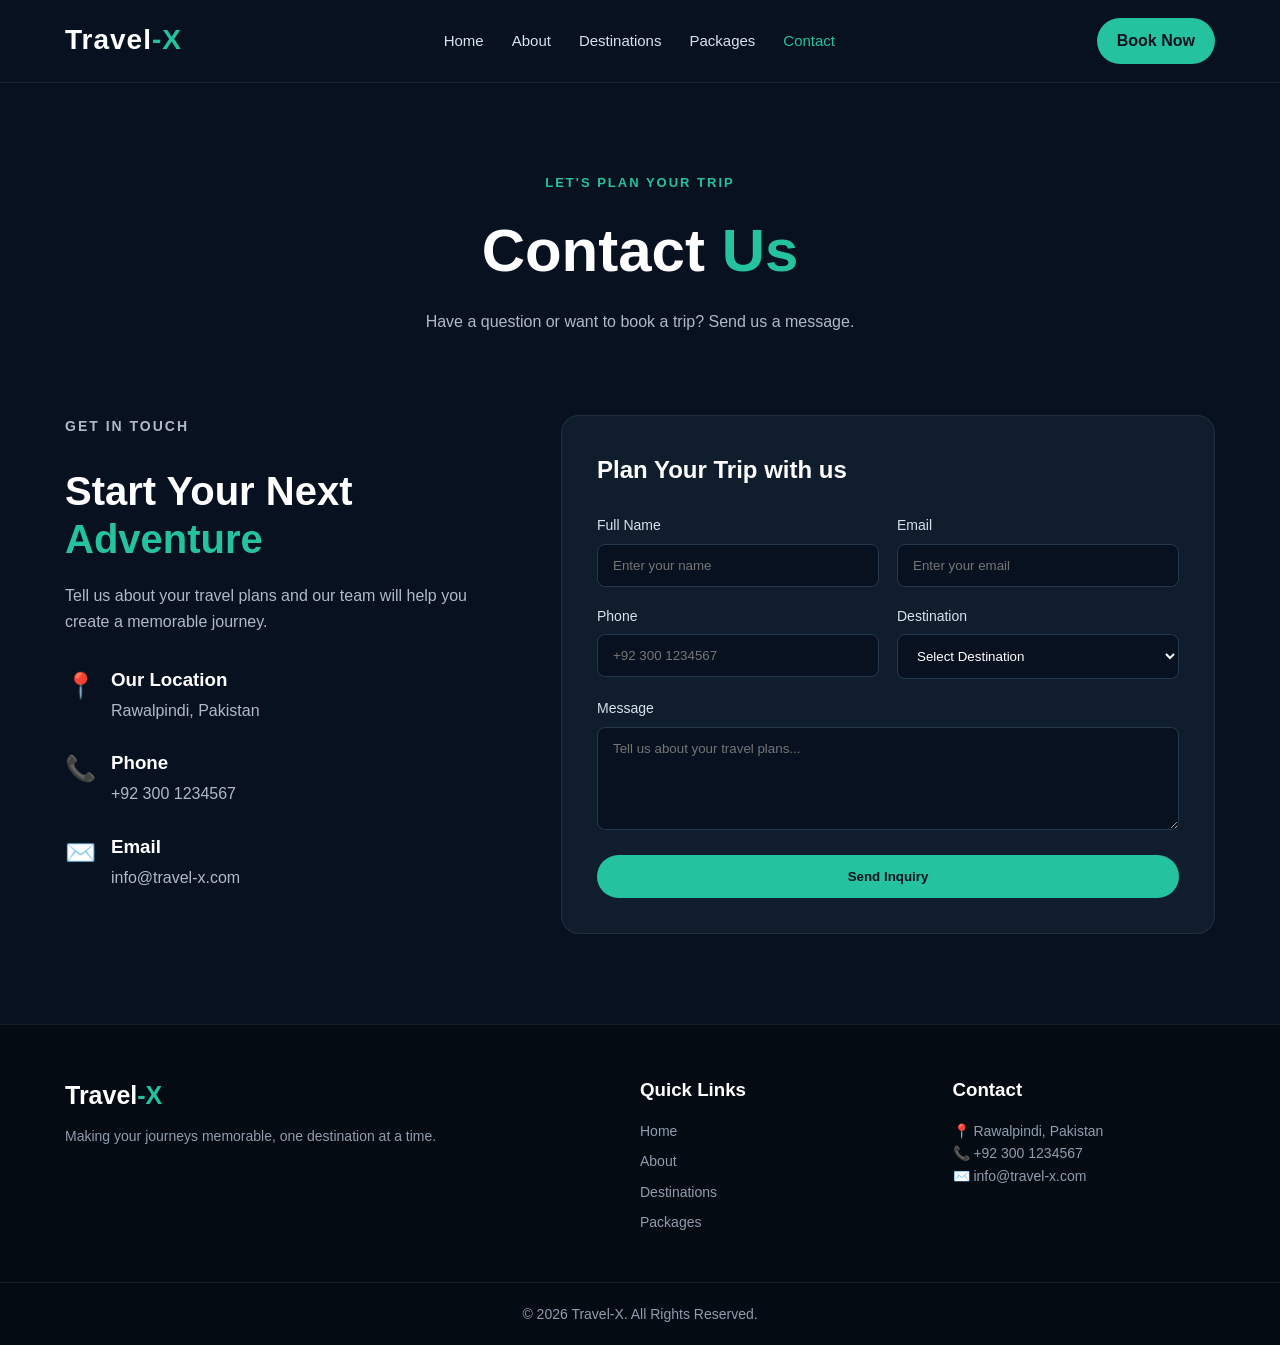
<file: contact.html>
<!DOCTYPE html>
<html lang="en">

<head>

    <meta charset="UTF-8">
    <meta name="viewport" content="width=device-width, initial-scale=1.0">

    <title>Travel-X | Contact</title>

    <link rel="stylesheet" href="travel.css">
    <link rel="icon" type="image/x-icon" href="download/travex.png">

</head>

<body>

    <header class="header">

        <nav class="navbar">

            <div class="logo">
                <a href="index.html">Travel<span>-X</span></a>
            </div>

            <div class="nav-links">

                <a href="index.html">Home</a>
                <a href="about.html">About</a>
                <a href="destination.html">Destinations</a>
                <a href="packages.html">Packages</a>

                <a href="contact.html" class="active">
                    Contact
                </a>

            </div>

            <a href="contact.html" class="nav-btn">
                Book Now
            </a>

        </nav>

    </header>


    <main>

        <section class="page-heading">

            <p>LET'S PLAN YOUR TRIP </p>

            <h1>Contact <span>Us</span></h1>

            <p>
                Have a question or want to book a trip?
                Send us a message.
            </p>

        </section>


        <section class="contact-section">


            <!-- Contact Information -->

            <div class="contact-info">

                <p class="small-heading">
                    GET IN TOUCH
                </p>

                <h2>
                    Start Your Next
                    <span>Adventure</span>
                </h2>

                <p>
                    Tell us about your travel plans and our team
                    will help you create a memorable journey.
                </p>


                <div class="contact-item">

                    <div>📍</div>

                    <div>

                        <h3>Our Location</h3>

                        <p>
                            Rawalpindi, Pakistan
                        </p>

                    </div>

                </div>


                <div class="contact-item">

                    <div>📞</div>

                    <div>

                        <h3>Phone</h3>

                        <p>
                            +92 300 1234567
                        </p>

                    </div>

                </div>


                <div class="contact-item">

                    <div>✉️</div>

                    <div>

                        <h3>Email</h3>

                        <p>
                            info@travel-x.com
                        </p>

                    </div>

                </div>

            </div>


            <!-- Form -->

            <form class="contact-form">

                <h2>Plan Your Trip with us</h2>

                <div class="input-row">

                    <div class="input-group">

                        <label>Full Name</label>

                        <input
                            type="text"
                            placeholder="Enter your name"
                            required>

                    </div>


                    <div class="input-group">

                        <label>Email</label>

                        <input
                            type="email"
                            placeholder="Enter your email"
                            required>

                    </div>

                </div>


                <div class="input-row">

                    <div class="input-group">

                        <label>Phone</label>

                        <input
                            type="tel"
                            placeholder="+92 300 1234567"
                            required>

                    </div>


                    <div class="input-group">

                        <label>Destination</label>

                        <select>

                            <option>Select Destination</option>

                            <option>Hunza Valley</option>

                            <option>Lahore</option>

                            <option>Mohenjo-Daro</option>

                            <option>Babusar Top</option>

                            <option>Jab Valley</option>

                            <option>Hingol National Park</option>

                        </select>

                    </div>

                </div>


                <div class="input-group">

                    <label>Message</label>

                    <textarea
                        rows="5"
                        placeholder="Tell us about your travel plans..."></textarea>

                </div>


                <button
                    type="submit"
                    class="submit-btn">

                    Send Inquiry

                </button>

            </form>

        </section>

    </main>


    <footer class="footer">

        <div class="footer-content">

            <div>

                <h2>Travel<span>-X</span></h2>

                <p>
                    Making your journeys memorable,
                    one destination at a time.
                </p>

            </div>


            <div>

                <h3>Quick Links</h3>

                <a href="index.html">Home</a>
                <a href="about.html">About</a>
                <a href="destination.html">Destinations</a>
                <a href="packages.html">Packages</a>

            </div>


            <div>

                <h3>Contact</h3>

                <p>📍 Rawalpindi, Pakistan</p>
                <p>📞 +92 300 1234567</p>
                <p>✉️ info@travel-x.com</p>

            </div>

        </div>


        <div class="copyright">

            <p>
                © 2026 Travel-X. All Rights Reserved.
            </p>

        </div>

    </footer>

</body>

</html>
</file>
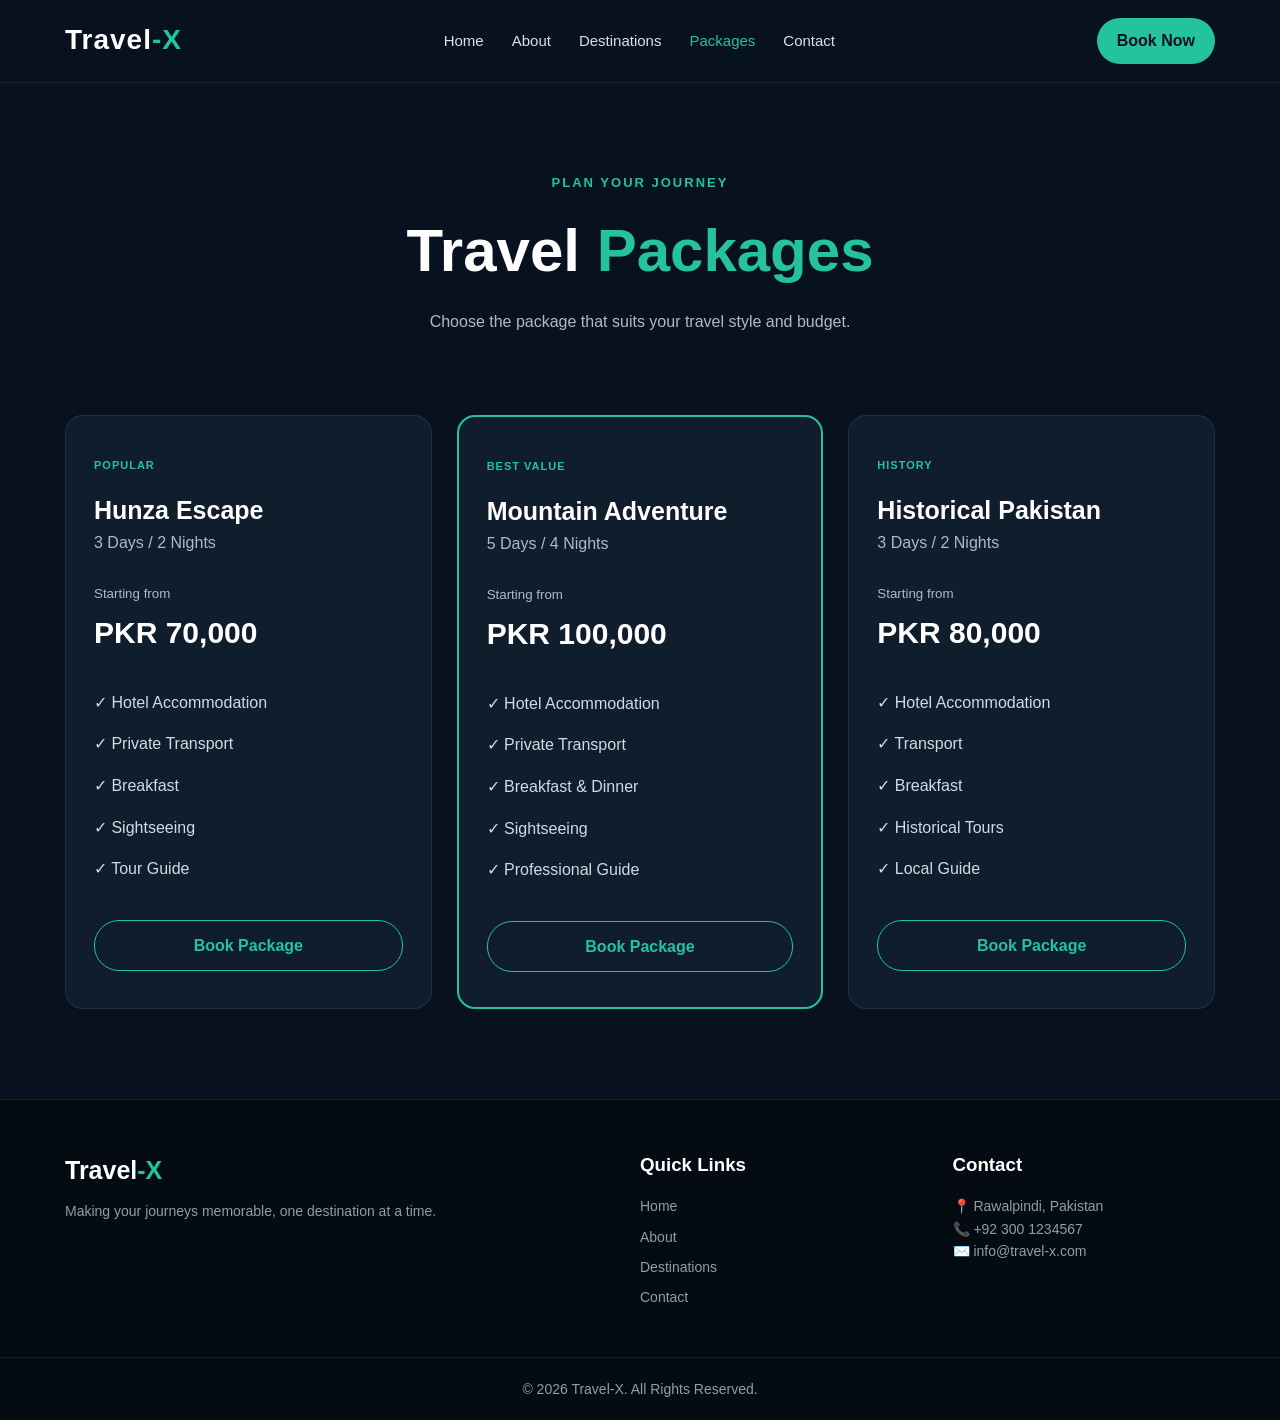
<file: packages.html>
<!DOCTYPE html>
<html lang="en">

<head>

    <meta charset="UTF-8">
    <meta name="viewport" content="width=device-width, initial-scale=1.0">

    <title>Travel-X | Packages</title>

    <link rel="stylesheet" href="travel.css">
    <link rel="icon" type="image/x-icon" href="download/travex.png">

</head>

<body>

    <header class="header">

        <nav class="navbar">

            <div class="logo">
                <a href="index.html">Travel<span>-X</span></a>
            </div>

            <div class="nav-links">

                <a href="index.html">Home</a>
                <a href="about.html">About</a>
                <a href="destination.html">Destinations</a>

                <a href="packages.html" class="active">
                    Packages
                </a>

                <a href="contact.html">Contact</a>

            </div>

            <a href="contact.html" class="nav-btn">
                Book Now
            </a>

        </nav>

    </header>


    <main>

        <section class="page-heading">

            <p>PLAN YOUR JOURNEY</p>

            <h1>Travel <span>Packages</span></h1>

            <p>
                Choose the package that suits your travel
                style and budget.
            </p>

        </section>


        <section class="cards-section">

            <div class="package-grid">


                <!-- Package 1 -->

                <div class="package-card">

                    <div class="package-top">

                        <span>POPULAR</span>

                        <h2>Hunza Escape</h2>

                        <p>3 Days / 2 Nights</p>

                    </div>

                    <div class="price">

                        <small>Starting from</small>

                        <h3>PKR 70,000</h3>

                    </div>

                    <ul>

                        <li>✓ Hotel Accommodation</li>
                        <li>✓ Private Transport</li>
                        <li>✓ Breakfast</li>
                        <li>✓ Sightseeing</li>
                        <li>✓ Tour Guide</li>

                    </ul>

                    <a href="contact.html" class="package-btn">
                        Book Package
                    </a>

                </div>


                <!-- Package 2 -->

                <div class="package-card featured">

                    <div class="package-top">

                        <span>BEST VALUE</span>

                        <h2>Mountain Adventure</h2>

                        <p>5 Days / 4 Nights</p>

                    </div>

                    <div class="price">

                        <small>Starting from</small>

                        <h3>PKR 100,000</h3>

                    </div>

                    <ul>

                        <li>✓ Hotel Accommodation</li>
                        <li>✓ Private Transport</li>
                        <li>✓ Breakfast & Dinner</li>
                        <li>✓ Sightseeing</li>
                        <li>✓ Professional Guide</li>

                    </ul>

                    <a href="contact.html" class="package-btn">
                        Book Package
                    </a>

                </div>


                <!-- Package 3 -->

                <div class="package-card">

                    <div class="package-top">

                        <span>HISTORY</span>

                        <h2>Historical Pakistan</h2>

                        <p>3 Days / 2 Nights</p>

                    </div>

                    <div class="price">

                        <small>Starting from</small>

                        <h3>PKR 80,000</h3>

                    </div>

                    <ul>

                        <li>✓ Hotel Accommodation</li>
                        <li>✓ Transport</li>
                        <li>✓ Breakfast</li>
                        <li>✓ Historical Tours</li>
                        <li>✓ Local Guide</li>

                    </ul>

                    <a href="contact.html" class="package-btn">
                        Book Package
                    </a>

                </div>

            </div>

        </section>

    </main>


    <footer class="footer">

        <div class="footer-content">

            <div>

                <h2>Travel<span>-X</span></h2>

                <p>
                    Making your journeys memorable,
                    one destination at a time.
                </p>

            </div>


            <div>

                <h3>Quick Links</h3>

                <a href="index.html">Home</a>
                <a href="about.html">About</a>
                <a href="destination.html">Destinations</a>
                <a href="contact.html">Contact</a>

            </div>


            <div>

                <h3>Contact</h3>

                <p>📍 Rawalpindi, Pakistan</p>
                <p>📞 +92 300 1234567</p>
                <p>✉️ info@travel-x.com</p>

            </div>

        </div>


        <div class="copyright">

            <p>
                © 2026 Travel-X. All Rights Reserved.
            </p>

        </div>

    </footer>

</body>

</html>
</file>
<file: travel.css>
/* =========================
   GENERAL
========================= */

* {
    margin: 0;
    padding: 0;
    box-sizing: border-box;
}

html {
    scroll-behavior: smooth;
}

body {
    font-family: Arial, Helvetica, sans-serif;
    background: #08111f;
    color: #ffffff;
    line-height: 1.6;
}

a {
    text-decoration: none;
    color: inherit;
}

img {
    max-width: 100%;
    display: block;
}

span {
    color: #25c2a0;
}


/* =========================
   NAVBAR
========================= */

.header {
    width: 100%;
    background: rgba(8, 17, 31, 0.95);
    border-bottom: 1px solid rgba(255, 255, 255, 0.08);
}

.navbar {
    max-width: 1200px;
    margin: auto;
    padding: 18px 25px;

    display: flex;
    align-items: center;
    justify-content: space-between;

    gap: 30px;
}

.logo a {
    font-size: 28px;
    font-weight: 800;
    letter-spacing: 1px;
}

.nav-links {
    display: flex;
    align-items: center;
    gap: 28px;
}

.nav-links a {
    color: #d9e2ec;
    font-size: 15px;
    font-weight: 500;
    transition: 0.3s;
}

.nav-links a:hover,
.nav-links a.active {
    color: #25c2a0;
}

.nav-btn {
    background: #25c2a0;
    color: #08111f;
    padding: 10px 20px;
    border-radius: 25px;
    font-weight: 700;
    transition: 0.3s;
}

.nav-btn:hover {
    transform: translateY(-2px);
}


/* =========================
   BUTTONS
========================= */

.btn {
    display: inline-block;
    padding: 13px 25px;
    border-radius: 30px;
    font-weight: 700;
    transition: 0.3s;
}

.primary-btn {
    background: #25c2a0;
    color: #08111f;
}

.primary-btn:hover {
    transform: translateY(-3px);
}

.secondary-btn {
    border: 1px solid #25c2a0;
    color: #25c2a0;
}

.secondary-btn:hover {
    background: #25c2a0;
    color: #08111f;
}


/* =========================
   HERO
========================= */

.hero {
    min-height: 650px;

    display: flex;
    align-items: center;

    background:
        linear-gradient(
            90deg,
            rgba(8, 17, 31, 0.95),
            rgba(8, 17, 31, 0.45)
        ),
        url("https://images.unsplash.com/photo-1469474968028-56623f02e42e?auto=format&fit=crop&w=1800&q=85");

    background-size: cover;
    background-position: center;
}

.hero-content {
    max-width: 1200px;
    width: 100%;
    margin: auto;
    padding: 80px 25px;
}

.small-heading {
    color: #25c2a0;
    font-size: 14px;
    font-weight: 700;
    letter-spacing: 2px;
    margin-bottom: 15px;
}

.hero h1 {
    max-width: 750px;
    font-size: clamp(45px, 6vw, 75px);
    line-height: 1.05;
    margin-bottom: 25px;
}

.hero-text {
    max-width: 620px;
    color: #d1dae4;
    font-size: 18px;
    margin-bottom: 35px;
}

.hero-buttons {
    display: flex;
    gap: 15px;
    flex-wrap: wrap;
}


/* =========================
   SECTIONS
========================= */

.section {
    max-width: 1200px;
    margin: auto;
    padding: 90px 25px;
}

.section-heading {
    text-align: center;
    margin-bottom: 45px;
}

.section-heading p {
    color: #25c2a0;
    font-size: 13px;
    font-weight: 700;
    letter-spacing: 2px;
}

.section-heading h2 {
    font-size: 38px;
    margin-top: 8px;
}


/* =========================
   FEATURES
========================= */

.feature-container {
    display: grid;
    grid-template-columns: repeat(4, 1fr);
    gap: 20px;
}

.feature-card {
    padding: 30px 22px;
    background: #101d2d;
    border: 1px solid rgba(255, 255, 255, 0.07);
    border-radius: 15px;
    text-align: center;
    transition: 0.3s;
}

.feature-card:hover {
    transform: translateY(-8px);
    border-color: #25c2a0;
}

.feature-icon {
    font-size: 38px;
    margin-bottom: 15px;
}

.feature-card h3 {
    margin-bottom: 10px;
}

.feature-card p {
    color: #aebaca;
    font-size: 14px;
}


/* =========================
   DESTINATION PREVIEW
========================= */

.destination-preview {
    display: grid;
    grid-template-columns: repeat(3, 1fr);
    gap: 20px;
}

.destination-box {
    height: 350px;
    border-radius: 15px;
    overflow: hidden;
    position: relative;
}

.destination-box img {
    width: 100%;
    height: 100%;
    object-fit: cover;
    transition: 0.5s;
}

.destination-box:hover img {
    transform: scale(1.08);
}

.destination-overlay {
    position: absolute;
    bottom: 0;
    width: 100%;
    padding: 25px;

    background: linear-gradient(
        transparent,
        rgba(0, 0, 0, 0.9)
    );
}

.destination-overlay p {
    color: #cbd5df;
    font-size: 14px;
}

.center-btn {
    text-align: center;
    margin-top: 40px;
}


/* =========================
   PAGE HEADING
========================= */

.page-heading {
    text-align: center;
    padding: 90px 20px 60px;
}

.page-heading p:first-child {
    color: #25c2a0;
    font-size: 13px;
    font-weight: 700;
    letter-spacing: 2px;
}

.page-heading h1 {
    font-size: clamp(40px, 6vw, 60px);
    margin: 10px 0;
}

.page-heading p:last-child {
    color: #aebaca;
    max-width: 600px;
    margin: auto;
}


/* =========================
   DESTINATION CARDS
========================= */

.cards-section {
    max-width: 1200px;
    margin: auto;
    padding: 20px 25px 90px;
}

.travel-grid {
    display: grid;
    grid-template-columns: repeat(3, 1fr);
    gap: 25px;
}

.travel-card {
    background: #101d2d;
    border-radius: 16px;
    overflow: hidden;
    border: 1px solid rgba(255, 255, 255, 0.07);
    transition: 0.3s;
}

.travel-card:hover {
    transform: translateY(-8px);
    border-color: #25c2a0;
}

.travel-card img {
    width: 100%;
    height: 240px;
    object-fit: cover;
}

.card-content {
    padding: 22px;
}

.location {
    color: #25c2a0;
    font-size: 13px;
}

.card-content h2 {
    margin: 8px 0;
}

.card-content p {
    color: #aebaca;
    font-size: 14px;
}

.card-bottom {
    display: flex;
    align-items: center;
    justify-content: space-between;
    gap: 15px;
    margin-top: 20px;
}

.card-bottom strong {
    color: white;
    font-size: 14px;
}

.card-bottom a {
    color: #25c2a0;
    font-weight: 700;
    font-size: 14px;
}


/* =========================
   PACKAGES
========================= */

.package-grid {
    display: grid;
    grid-template-columns: repeat(3, 1fr);
    gap: 25px;
}

.package-card {
    background: #101d2d;
    padding: 35px 28px;
    border-radius: 18px;
    border: 1px solid rgba(255, 255, 255, 0.08);
    transition: 0.3s;
}

.package-card:hover {
    transform: translateY(-8px);
}

.package-card.featured {
    border: 2px solid #25c2a0;
}

.package-top span {
    display: inline-block;
    color: #25c2a0;
    font-size: 11px;
    font-weight: 700;
    letter-spacing: 1px;
    margin-bottom: 15px;
}

.package-top h2 {
    font-size: 25px;
}

.package-top p {
    color: #aebaca;
}

.price {
    margin: 25px 0;
}

.price small {
    color: #aebaca;
}

.price h3 {
    font-size: 30px;
    margin-top: 3px;
}

.package-card ul {
    list-style: none;
    margin-bottom: 30px;
}

.package-card li {
    padding: 8px 0;
    color: #d2dae3;
}

.package-btn {
    display: block;
    text-align: center;
    padding: 12px;
    border: 1px solid #25c2a0;
    color: #25c2a0;
    border-radius: 25px;
    font-weight: 700;
    transition: 0.3s;
}

.package-btn:hover {
    background: #25c2a0;
    color: #08111f;
}


/* =========================
   ABOUT
========================= */

.about-section {
    max-width: 1200px;
    margin: auto;
    padding: 20px 25px 90px;

    display: grid;
    grid-template-columns: 1fr 1fr;
    gap: 60px;
    align-items: center;
}

.about-image img {
    width: 100%;
    height: 500px;
    object-fit: cover;
    border-radius: 20px;
}

.about-content h2 {
    font-size: 40px;
    line-height: 1.2;
    margin-bottom: 20px;
}

.about-content p {
    color: #aebaca;
    margin-bottom: 18px;
}


/* =========================
   STATS
========================= */

.stats {
    display: grid;
    grid-template-columns: repeat(4, 1fr);
    gap: 20px;
}

.stat-box {
    text-align: center;
    padding: 30px;
    background: #101d2d;
    border-radius: 15px;
}

.stat-box h2 {
    font-size: 40px;
    color: #25c2a0;
}

.stat-box p {
    color: #aebaca;
}


/* =========================
   CONTACT
========================= */

.contact-section {
    max-width: 1200px;
    margin: auto;
    padding: 20px 25px 90px;

    display: grid;
    grid-template-columns: 0.8fr 1.2fr;
    gap: 60px;
    align-items: start;
}

.contact-info h2 {
    font-size: 40px;
    line-height: 1.2;
    margin-bottom: 20px;
}

.contact-info > p {
    color: #aebaca;
    margin-bottom: 30px;
}

.contact-item {
    display: flex;
    gap: 15px;
    margin-bottom: 25px;
}

.contact-item > div:first-child {
    font-size: 25px;
}

.contact-item h3 {
    margin-bottom: 3px;
}

.contact-item p {
    color: #aebaca;
}


/* =========================
   FORM
========================= */

.contact-form {
    background: #101d2d;
    padding: 35px;
    border-radius: 18px;
    border: 1px solid rgba(255, 255, 255, 0.08);
}

.contact-form h2 {
    margin-bottom: 25px;
}

.input-row {
    display: grid;
    grid-template-columns: 1fr 1fr;
    gap: 18px;
}

.input-group {
    margin-bottom: 18px;
}

.input-group label {
    display: block;
    margin-bottom: 7px;
    font-size: 14px;
    color: #d9e2ec;
}

.input-group input,
.input-group select,
.input-group textarea {
    width: 100%;
    padding: 13px 15px;
    background: #08111f;
    border: 1px solid #26384d;
    border-radius: 8px;
    color: white;
    outline: none;
    font-family: inherit;
}

.input-group input:focus,
.input-group select:focus,
.input-group textarea:focus {
    border-color: #25c2a0;
}

.input-group textarea {
    resize: vertical;
}

.submit-btn {
    width: 100%;
    padding: 14px;
    border: none;
    border-radius: 25px;
    background: #25c2a0;
    color: #08111f;
    font-weight: 700;
    cursor: pointer;
    transition: 0.3s;
}

.submit-btn:hover {
    transform: translateY(-2px);
}


/* =========================
   FOOTER
========================= */

.footer {
    background: #050b13;
    border-top: 1px solid rgba(255, 255, 255, 0.08);
    padding-top: 50px;
}

.footer-content {
    max-width: 1200px;
    margin: auto;
    padding: 0 25px 40px;

    display: grid;
    grid-template-columns: 2fr 1fr 1fr;
    gap: 50px;
}

.footer h2 {
    font-size: 25px;
    margin-bottom: 10px;
}

.footer h3 {
    margin-bottom: 15px;
}

.footer p {
    color: #8f9dad;
    font-size: 14px;
}

.footer a {
    display: block;
    color: #8f9dad;
    font-size: 14px;
    margin-bottom: 8px;
}

.footer a:hover {
    color: #25c2a0;
}

.copyright {
    text-align: center;
    border-top: 1px solid rgba(255, 255, 255, 0.08);
    padding: 20px;
}


/* =========================
   RESPONSIVE
========================= */

@media (max-width: 1000px) {

    .feature-container {
        grid-template-columns: repeat(2, 1fr);
    }

    .travel-grid {
        grid-template-columns: repeat(2, 1fr);
    }

    .package-grid {
        grid-template-columns: repeat(2, 1fr);
    }

    .destination-preview {
        grid-template-columns: repeat(2, 1fr);
    }

    .about-section {
        grid-template-columns: 1fr;
    }

    .contact-section {
        grid-template-columns: 1fr;
    }

    .stats {
        grid-template-columns: repeat(2, 1fr);
    }

}


/* =========================
   MOBILE
========================= */

@media (max-width: 700px) {

    .navbar {
        flex-direction: column;
        gap: 18px;
    }

    .nav-links {
        flex-wrap: wrap;
        justify-content: center;
        gap: 15px;
    }

    .nav-btn {
        display: none;
    }

    .hero {
        min-height: 600px;
    }

    .hero h1 {
        font-size: 45px;
    }

    .hero-text {
        font-size: 16px;
    }

    .feature-container,
    .travel-grid,
    .package-grid,
    .destination-preview,
    .stats {
        grid-template-columns: 1fr;
    }

    .section {
        padding: 65px 20px;
    }

    .cards-section {
        padding: 20px 20px 65px;
    }

    .about-section,
    .contact-section {
        padding-left: 20px;
        padding-right: 20px;
    }

    .about-image img {
        height: 350px;
    }

    .input-row {
        grid-template-columns: 1fr;
        gap: 0;
    }

    .contact-form {
        padding: 25px 20px;
    }

    .footer-content {
        grid-template-columns: 1fr;
        gap: 30px;
    }

}
</file>
